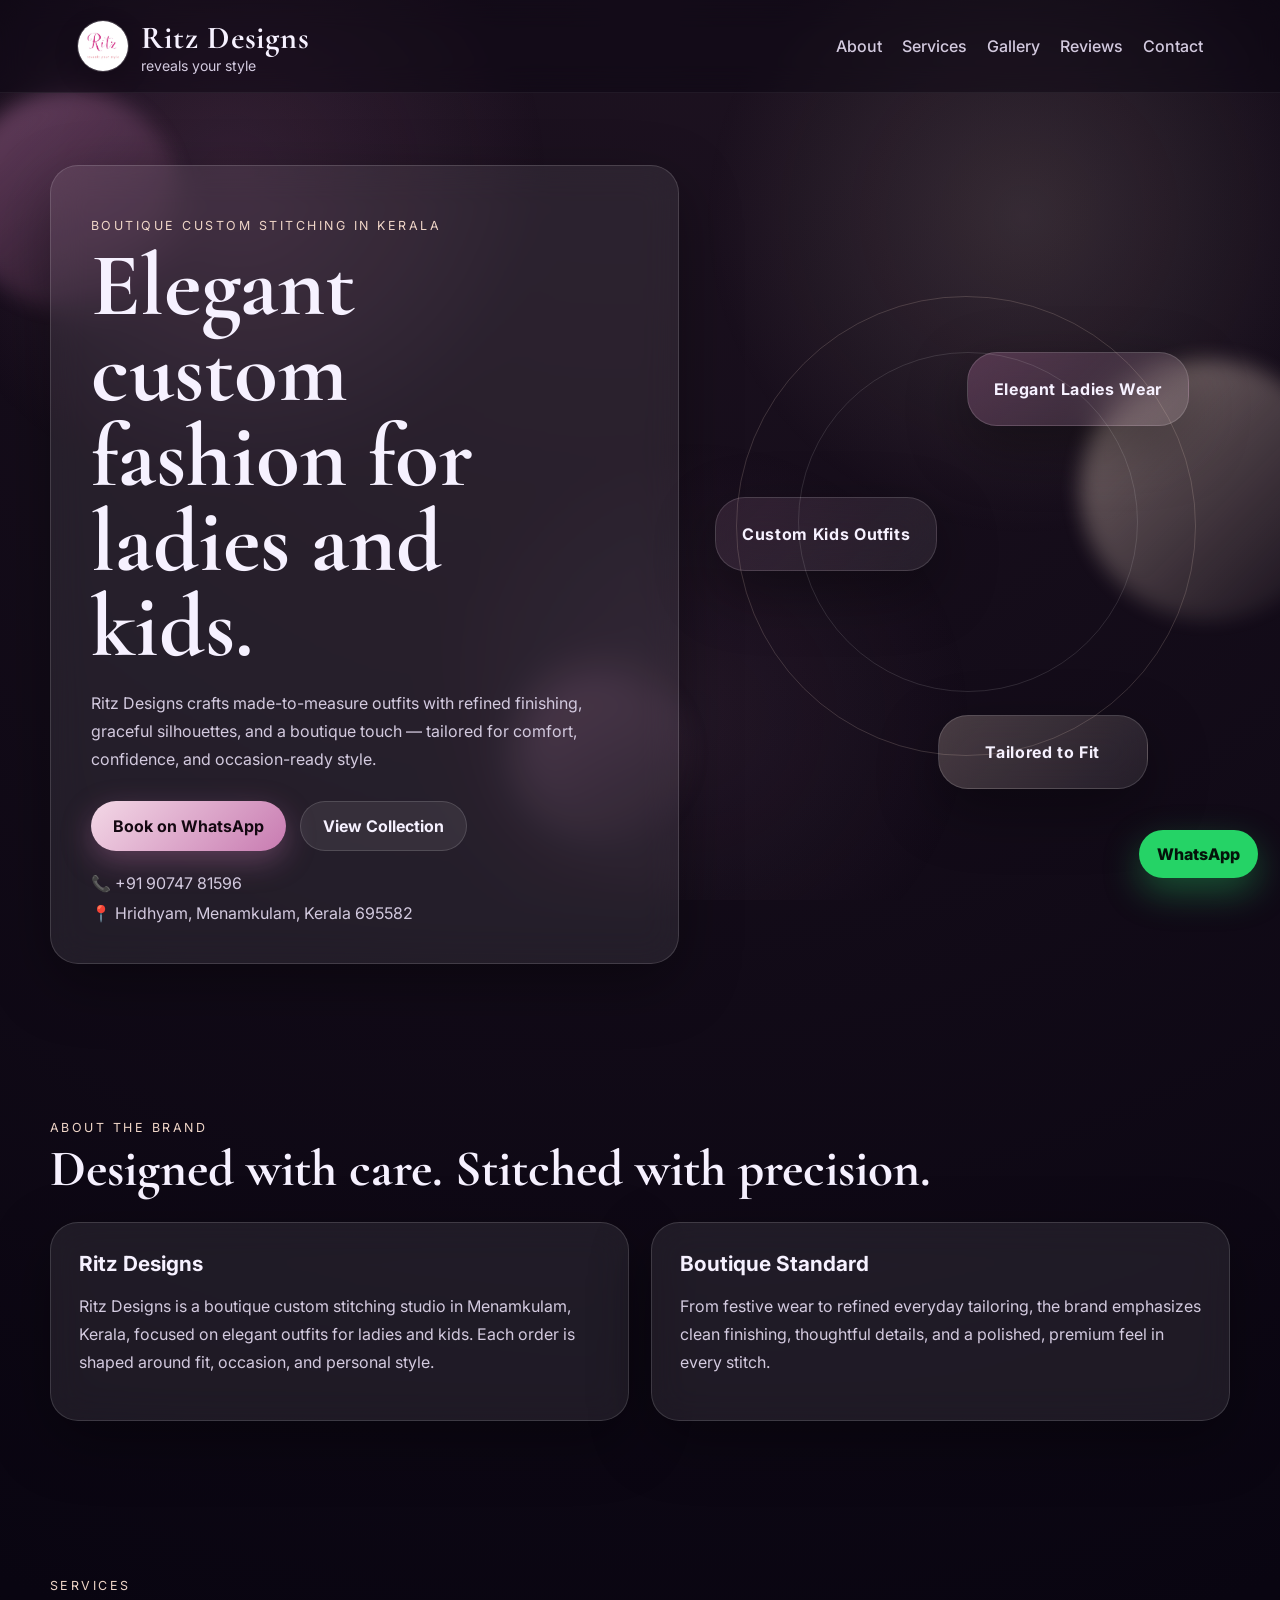
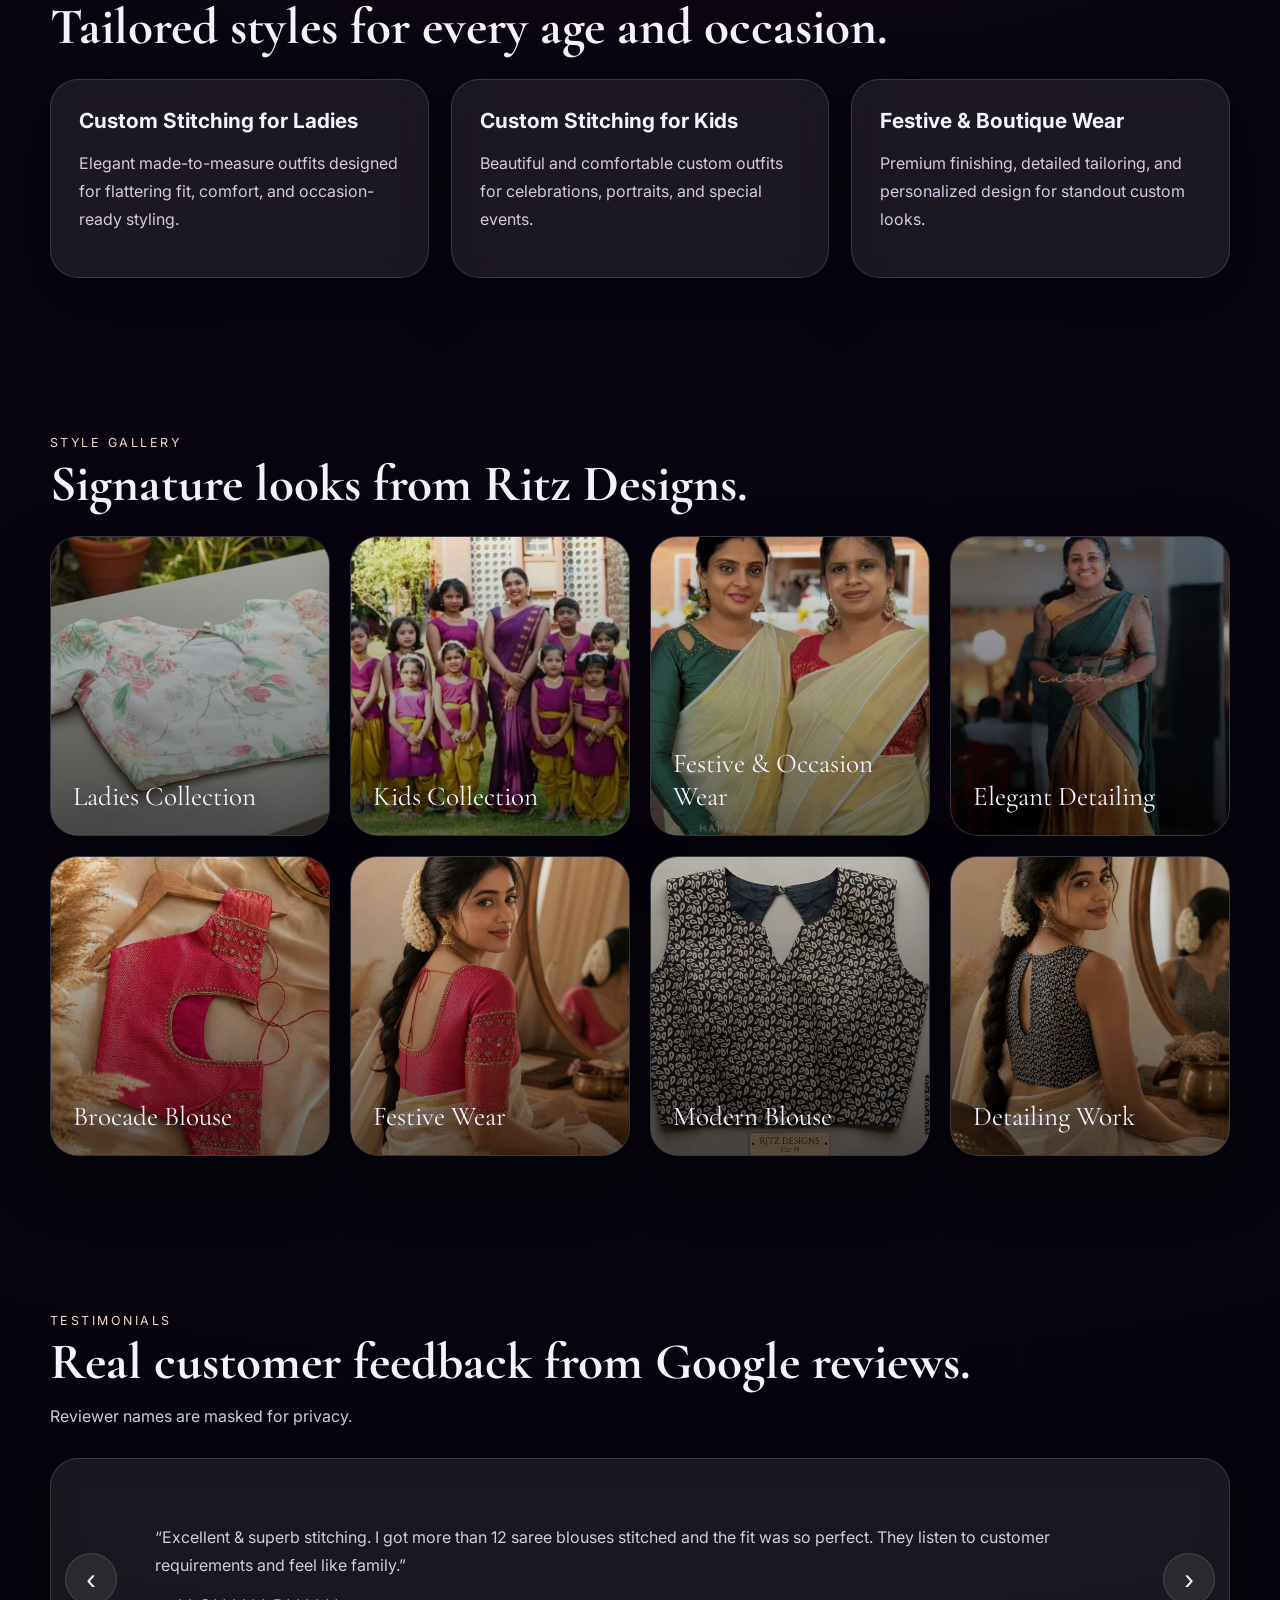
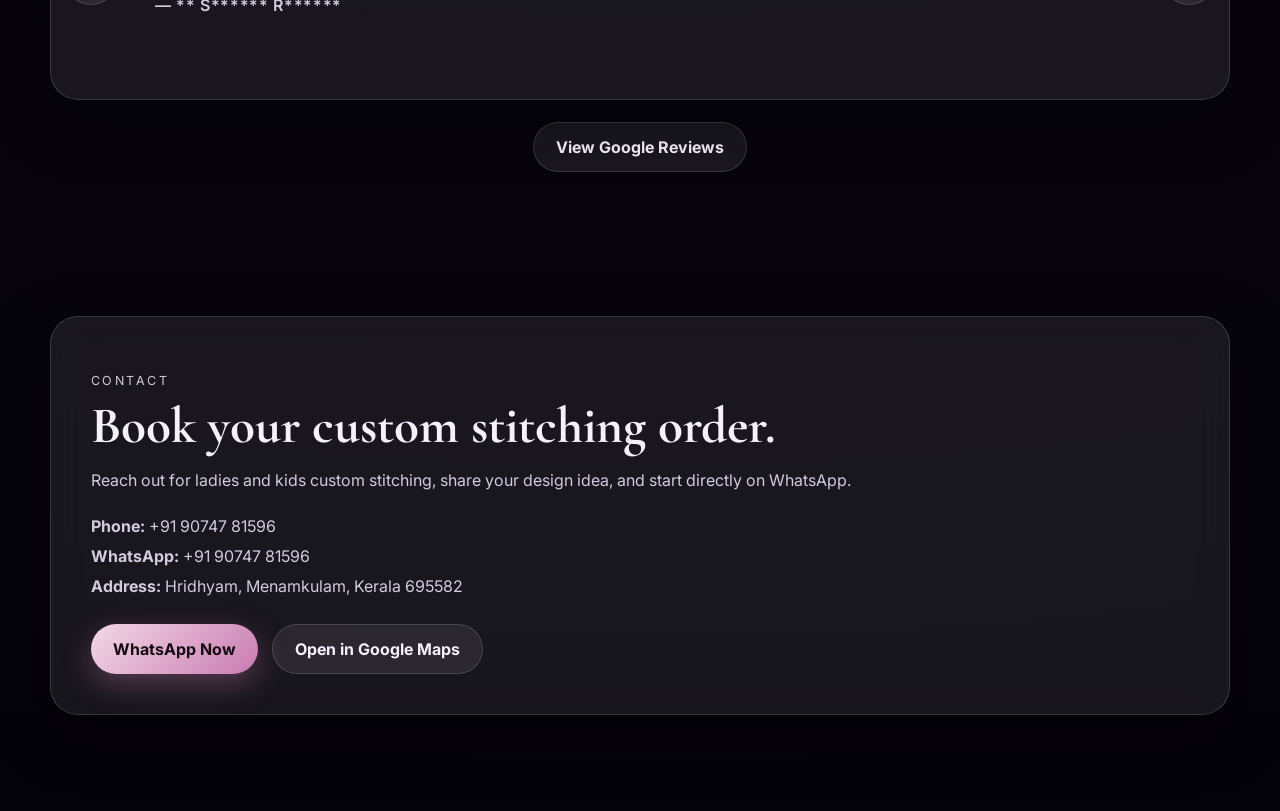
<file: index.html>
<!DOCTYPE html>
<html lang="en">
  <head>
    <meta charset="UTF-8" />
    <meta name="viewport" content="width=device-width, initial-scale=1.0" />
    <title>Ritz Designs | Custom Stitching for Ladies & Kids in Kerala</title>
    <meta
      name="description"
      content="Ritz Designs offers premium custom stitching for ladies and kids in Menamkulam, Kerala. Elegant tailoring, festive wear, boutique finishing, and WhatsApp booking."
    />
    <meta
      name="keywords"
      content="Ritz Designs, custom stitching Kerala, ladies tailoring, kids stitching, boutique tailoring Menamkulam, custom dresses Kerala"
    />
    <meta name="theme-color" content="#c87bb1" />
    <meta property="og:title" content="Ritz Designs | Custom Stitching for Ladies & Kids" />
    <meta
      property="og:description"
      content="Elegant custom stitching for ladies and kids in Menamkulam, Kerala. Boutique finishing, festive wear, and direct WhatsApp booking."
    />
    <meta property="og:type" content="website" />
    <meta property="og:image" content="assets/logo.jpg" />
    <meta name="twitter:card" content="summary_large_image" />
    <meta name="twitter:title" content="Ritz Designs | Custom Stitching for Ladies & Kids" />
    <meta
      name="twitter:description"
      content="Custom ladies and kids stitching in Kerala with refined boutique finishing."
    />
    <link rel="preconnect" href="https://fonts.googleapis.com" />
    <link rel="preconnect" href="https://fonts.gstatic.com" crossorigin />
    <link
      href="https://fonts.googleapis.com/css2?family=Cormorant+Garamond:wght@500;600;700&family=Inter:wght@400;500;600;700&display=swap"
      rel="stylesheet"
    />
    <link rel="icon" href="assets/logo.jpg" />
    <link rel="stylesheet" href="styles.css" />
    <script type="application/ld+json">
      {
        "@context": "https://schema.org",
        "@type": "ClothingStore",
        "name": "Ritz Designs",
        "description": "Custom stitching for ladies and kids with boutique finishing.",
        "telephone": "+919074781596",
        "address": {
          "@type": "PostalAddress",
          "streetAddress": "Hridhyam, Menamkulam",
          "addressRegion": "Kerala",
          "postalCode": "695582",
          "addressCountry": "IN"
        },
        "sameAs": [
          "https://www.instagram.com/ritz__designs?igsh=a3o3NzZpMHQ5d3o1",
          "https://www.google.com/maps/place/Ritz+Designs/@8.570283,76.8493767,17z/data=!4m18!1m9!3m8!1s0x3b05bfabd42bfc79:0xf2c8c92082aa5b8e!2sRitz+Designs!8m2!3d8.570283!4d76.8519516!9m1!1b1!16s%2Fg%2F11vcmw29v5!3m7!1s0x3b05bfabd42bfc79:0xf2c8c92082aa5b8e!8m2!3d8.570283!4d76.8519516!9m1!1b1!16s%2Fg%2F11vcmw29v5?entry=ttu&g_ep=EgoyMDI2MDMyNC4wIKXMDSoASAFQAw%3D%3D"
        ]
      }
    </script>
  </head>
  <body>
    <div class="page-bg"></div>
    <div class="orb orb-1"></div>
    <div class="orb orb-2"></div>
    <div class="orb orb-3"></div>

    <a class="floating-whatsapp" href="https://wa.me/919074781596" target="_blank" rel="noreferrer" aria-label="Chat on WhatsApp">
      WhatsApp
    </a>

    <header class="site-header">
      <div class="brand-wrap">
        <img class="brand-logo" src="assets/logo.jpg" alt="Ritz Designs logo" />
        <div class="brand-block">
          <div class="brand">Ritz Designs</div>
          <div class="brand-sub">reveals your style</div>
        </div>
      </div>
      <nav>
        <a href="#about">About</a>
        <a href="#services">Services</a>
        <a href="#gallery">Gallery</a>
        <a href="#reviews">Reviews</a>
        <a href="#contact">Contact</a>
      </nav>
    </header>

    <main>
      <section class="hero section reveal">
        <div class="hero-copy glass card-tilt">
          <p class="eyebrow">Boutique Custom Stitching in Kerala</p>
          <h1>Elegant custom fashion for ladies and kids.</h1>
          <p class="lead">
            Ritz Designs crafts made-to-measure outfits with refined finishing, graceful silhouettes, and a boutique touch — tailored for comfort, confidence, and occasion-ready style.
          </p>
          <div class="cta-group">
            <a class="btn btn-primary" href="https://wa.me/919074781596" target="_blank" rel="noreferrer">Book on WhatsApp</a>
            <a class="btn btn-secondary" href="#gallery">View Collection</a>
          </div>
          <div class="mini-contact">
            <span>📞 +91 90747 81596</span>
            <span>📍 Hridhyam, Menamkulam, Kerala 695582</span>
          </div>
        </div>

        <div class="hero-visual card-tilt">
          <div class="mannequin glass floating-card layer-1"><span>Elegant Ladies Wear</span></div>
          <div class="mannequin glass floating-card layer-2"><span>Custom Kids Outfits</span></div>
          <div class="mannequin glass floating-card layer-3"><span>Tailored to Fit</span></div>
          <div class="ring ring-a"></div>
          <div class="ring ring-b"></div>
        </div>
      </section>

      <section id="about" class="section reveal">
        <div class="section-heading">
          <p class="eyebrow">About the Brand</p>
          <h2>Designed with care. Stitched with precision.</h2>
        </div>
        <div class="grid two-col">
          <article class="glass info-card card-tilt">
            <h3>Ritz Designs</h3>
            <p>
              Ritz Designs is a boutique custom stitching studio in Menamkulam, Kerala, focused on elegant outfits for ladies and kids. Each order is shaped around fit, occasion, and personal style.
            </p>
          </article>
          <article class="glass info-card card-tilt">
            <h3>Boutique Standard</h3>
            <p>
              From festive wear to refined everyday tailoring, the brand emphasizes clean finishing, thoughtful details, and a polished, premium feel in every stitch.
            </p>
          </article>
        </div>
      </section>

      <section id="services" class="section reveal">
        <div class="section-heading">
          <p class="eyebrow">Services</p>
          <h2>Tailored styles for every age and occasion.</h2>
        </div>
        <div class="grid three-col">
          <article class="glass service-card card-tilt">
            <h3>Custom Stitching for Ladies</h3>
            <p>Elegant made-to-measure outfits designed for flattering fit, comfort, and occasion-ready styling.</p>
          </article>
          <article class="glass service-card card-tilt">
            <h3>Custom Stitching for Kids</h3>
            <p>Beautiful and comfortable custom outfits for celebrations, portraits, and special events.</p>
          </article>
          <article class="glass service-card card-tilt">
            <h3>Festive & Boutique Wear</h3>
            <p>Premium finishing, detailed tailoring, and personalized design for standout custom looks.</p>
          </article>
        </div>
      </section>

      <section id="gallery" class="section reveal">
        <div class="section-heading">
          <p class="eyebrow">Style Gallery</p>
          <h2>Signature looks from Ritz Designs.</h2>
        </div>
        <div class="gallery-grid">
          <div class="glass gallery-card card-tilt photo-card">
            <img src="assets/ladies-collection.webp" alt="Ladies collection by Ritz Designs" loading="lazy" />
            <span>Ladies Collection</span>
          </div>
          <div class="glass gallery-card card-tilt photo-card">
            <img src="assets/kids-collection.jpg" alt="Kids collection by Ritz Designs" loading="lazy" />
            <span>Kids Collection</span>
          </div>
          <div class="glass gallery-card card-tilt photo-card">
            <img src="assets/festive-occasion.jpg" alt="Festive and occasion collection by Ritz Designs" loading="lazy" />
            <span>Festive & Occasion Wear</span>
          </div>
          <div class="glass gallery-card card-tilt photo-card">
            <img src="assets/elegant-detailing.jpg" alt="Elegant detailing by Ritz Designs" loading="lazy" />
            <span>Elegant Detailing</span>
          </div>
          <div class="glass gallery-card card-tilt photo-card">
            <img src="assets/brocade-blouse.webp" alt="Pink brocade blouse with gold beadwork by Ritz Designs" loading="lazy" />
            <span>Brocade Blouse</span>
          </div>
          <div class="glass gallery-card card-tilt photo-card">
            <img src="assets/festive-wear-2.webp" alt="Festive wear design by Ritz Designs" loading="lazy" />
            <span>Festive Wear</span>
          </div>
          <div class="glass gallery-card card-tilt photo-card">
            <img src="assets/kids-wear-2.webp" alt="Modern blouse with paisley pattern by Ritz Designs" loading="lazy" />
            <span>Modern Blouse</span>
          </div>
          <div class="glass gallery-card card-tilt photo-card">
            <img src="assets/elegant-detailing-2.webp" alt="Elegant detailing work by Ritz Designs" loading="lazy" />
            <span>Detailing Work</span>
          </div>
        </div>
      </section>

      <section id="reviews" class="section reveal">
        <div class="section-heading">
          <p class="eyebrow">Testimonials</p>
          <h2>Real customer feedback from Google reviews.</h2>
          <p class="section-copy">Reviewer names are masked for privacy.</p>
        </div>
        <div class="testimonial-shell glass">
          <button class="testimonial-nav prev" aria-label="Previous testimonial">‹</button>
          <div class="testimonial-track">
            <article class="review-card active">
              <p>“Excellent & superb stitching. I got more than 12 saree blouses stitched and the fit was so perfect. They listen to customer requirements and feel like family.”</p>
              <span>— ** S****** R******</span>
            </article>
            <article class="review-card">
              <p>“Got my churidar stitched here and I’m extremely satisfied. The stitching quality was excellent, fitting was perfect, and it was delivered exactly on time.”</p>
              <span>— ** S***** K*******</span>
            </article>
            <article class="review-card">
              <p>“My go-to stitching centre for blouses and churidhars. They do it well according to my preferences, and everyone there is friendly.”</p>
              <span>— ** A***** S</span>
            </article>
            <article class="review-card">
              <p>“Perfect stitching and your dress is delivered on time. Warm people, perfect results, and very nominal pricing.”</p>
              <span>— ** A***** S******</span>
            </article>
            <article class="review-card">
              <p>“I got pattu pavada stitched for my two daughters and it was done really well. The fitting was perfect and the price was very reasonable.”</p>
              <span>— ** A****** K.V</span>
            </article>
            <article class="review-card">
              <p>“Loved the stitching — perfect fitting, neat finishing, and fast service. I’ll definitely come again.”</p>
              <span>— ** K****** S A</span>
            </article>
            <article class="review-card">
              <p>“Wonderful experience here. My blouse was perfect, the owners are friendly, and the service was very prompt.”</p>
              <span>— ** S***** T******</span>
            </article>
            <article class="review-card">
              <p>“The stitching is even, secure, and looks great. Highly recommend — and it’s priced to fit your budget.”</p>
              <span>— ** S***** B***</span>
            </article>
            <article class="review-card">
              <p>“The fit of my blouse is just amazing. It was stitched exactly as I described and imagined, with clean perfect stitches.”</p>
              <span>— ** K********* P******</span>
            </article>
            <article class="review-card">
              <p>“Wonderful experience for our wedding. Outstanding stitching, precise fitting, and exceptional attention to detail.”</p>
              <span>— ** A*** R******</span>
            </article>
            <article class="review-card">
              <p>“I got a frock and lehanga stitched for my sister’s wedding. I’m impressed with the design, finesse in stitching, timely delivery, and customer-friendly attitude.”</p>
              <span>— ** J***** B****</span>
            </article>
            <article class="review-card">
              <p>“The stitching is neat and the fitting is perfect. Thank you for the wonderful service.”</p>
              <span>— ** A****** F***</span>
            </article>
            <article class="review-card">
              <p>“Excellent service at an affordable price, with a friendly and professional approach. Recommend to others.”</p>
              <span>— ** D**** F******</span>
            </article>
            <article class="review-card">
              <p>“I had the best experience with Ritz Designs. Stitching is perfect and I’m a regular customer of this stitching centre.”</p>
              <span>— ** R*** R</span>
            </article>
            <article class="review-card">
              <p>“Super happy with your service. Perfect stitching and delivered ahead of time.”</p>
              <span>— ** M******* M*****</span>
            </article>
            <article class="review-card">
              <p>“I am absolutely satisfied and happy with the clothes. Thank you for the amazing work.”</p>
              <span>— ** J****</span>
            </article>
          </div>
          <button class="testimonial-nav next" aria-label="Next testimonial">›</button>
        </div>
        <div class="reviews-link-wrap">
          <a class="btn btn-secondary" href="https://www.google.com/maps/place/Ritz+Designs/@8.570283,76.8493767,17z/data=!4m18!1m9!3m8!1s0x3b05bfabd42bfc79:0xf2c8c92082aa5b8e!2sRitz+Designs!8m2!3d8.570283!4d76.8519516!9m1!1b1!16s%2Fg%2F11vcmw29v5!3m7!1s0x3b05bfabd42bfc79:0xf2c8c92082aa5b8e!8m2!3d8.570283!4d76.8519516!9m1!1b1!16s%2Fg%2F11vcmw29v5?entry=ttu&g_ep=EgoyMDI2MDMyNC4wIKXMDSoASAFQAw%3D%3D" target="_blank" rel="noreferrer">View Google Reviews</a>
        </div>
      </section>

      <section id="contact" class="section reveal contact-section">
        <div class="glass contact-card card-tilt">
          <p class="eyebrow">Contact</p>
          <h2>Book your custom stitching order.</h2>
          <p>
            Reach out for ladies and kids custom stitching, share your design idea, and start directly on WhatsApp.
          </p>
          <div class="contact-list">
            <div><strong>Phone:</strong> <a href="tel:+919074781596">+91 90747 81596</a></div>
            <div><strong>WhatsApp:</strong> <a href="https://wa.me/919074781596" target="_blank" rel="noreferrer">+91 90747 81596</a></div>
            <div><strong>Address:</strong> Hridhyam, Menamkulam, Kerala 695582</div>
          </div>
          <div class="contact-actions">
            <a class="btn btn-primary" href="https://wa.me/919074781596" target="_blank" rel="noreferrer">WhatsApp Now</a>
            <a class="btn btn-secondary" href="https://www.google.com/maps/place/Ritz+Designs/@8.570283,76.8493767,17z/data=!4m18!1m9!3m8!1s0x3b05bfabd42bfc79:0xf2c8c92082aa5b8e!2sRitz+Designs!8m2!3d8.570283!4d76.8519516!9m1!1b1!16s%2Fg%2F11vcmw29v5!3m7!1s0x3b05bfabd42bfc79:0xf2c8c92082aa5b8e!8m2!3d8.570283!4d76.8519516!9m1!1b1!16s%2Fg%2F11vcmw29v5?entry=ttu&g_ep=EgoyMDI2MDMyNC4wIKXMDSoASAFQAw%3D%3D" target="_blank" rel="noreferrer">Open in Google Maps</a>
          </div>
        </div>
      </section>
    </main>

    <script src="script.js"></script>
  </body>
</html>
</file>
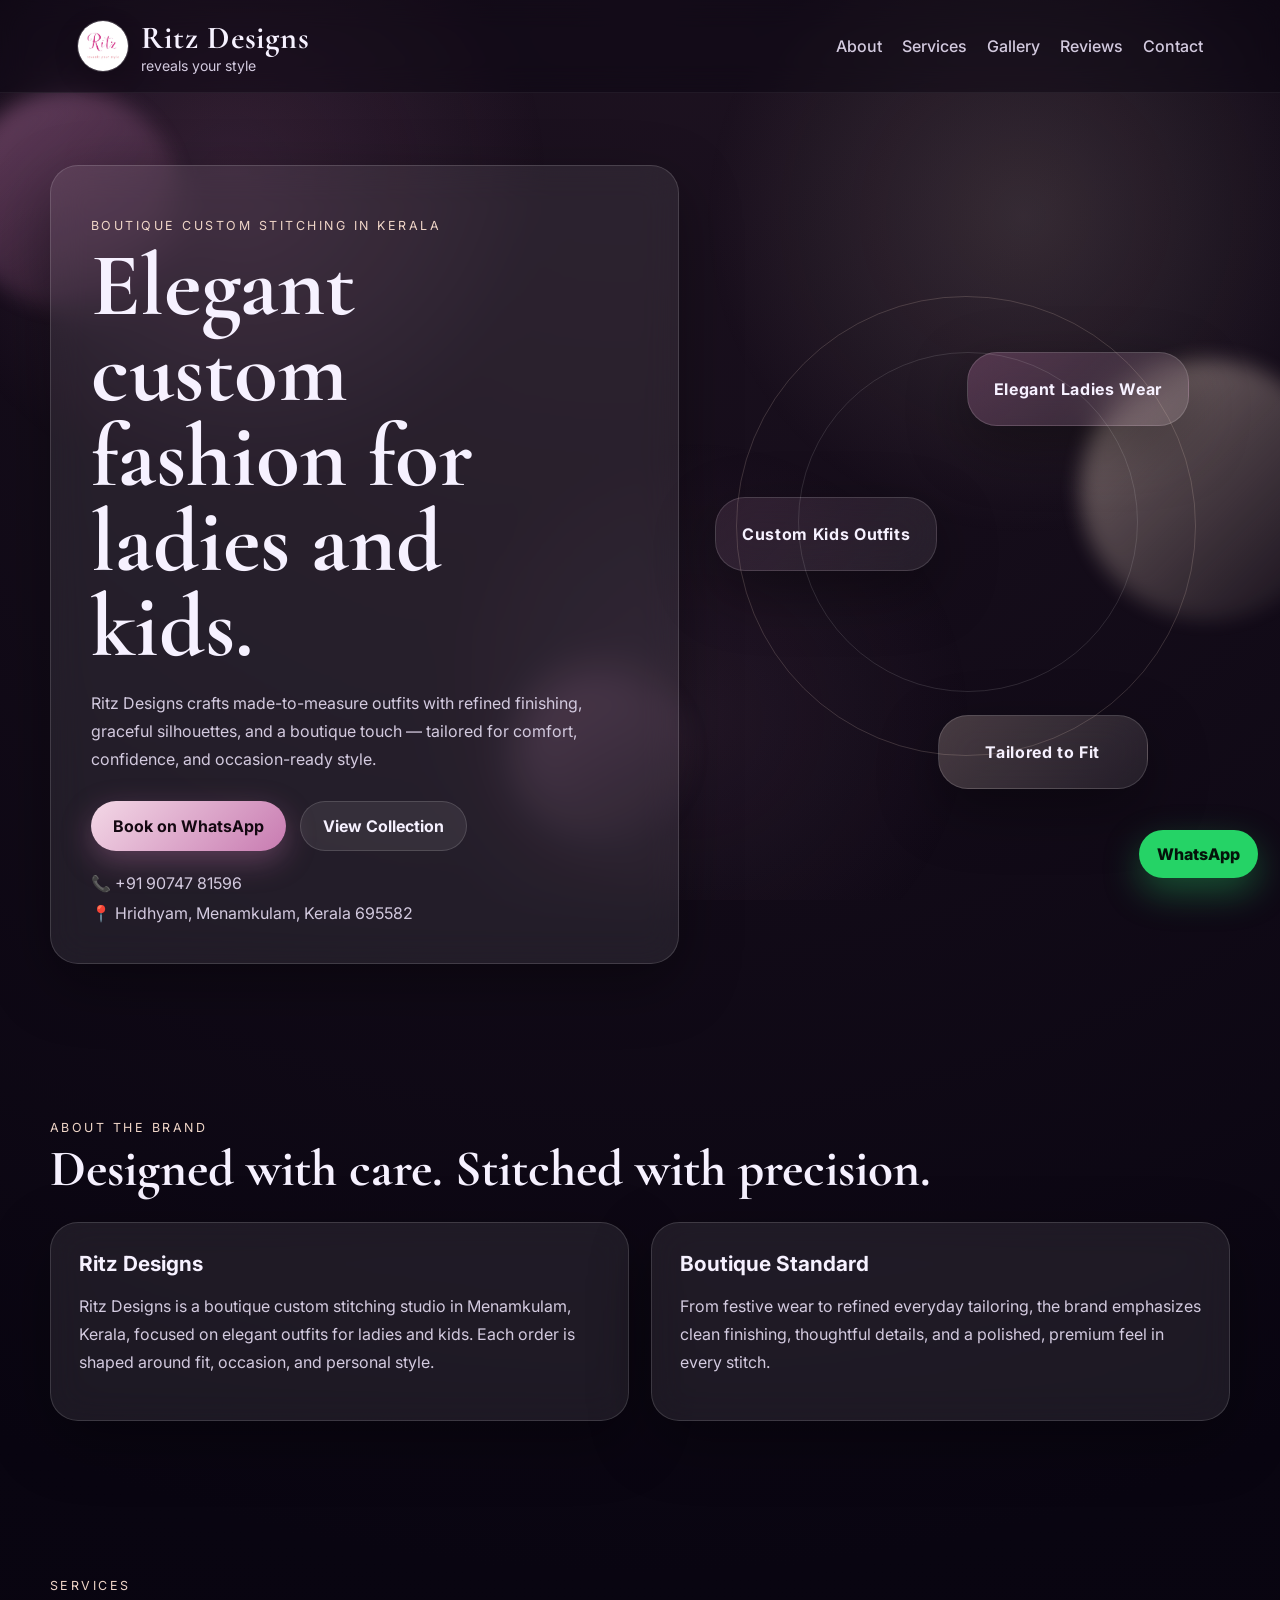
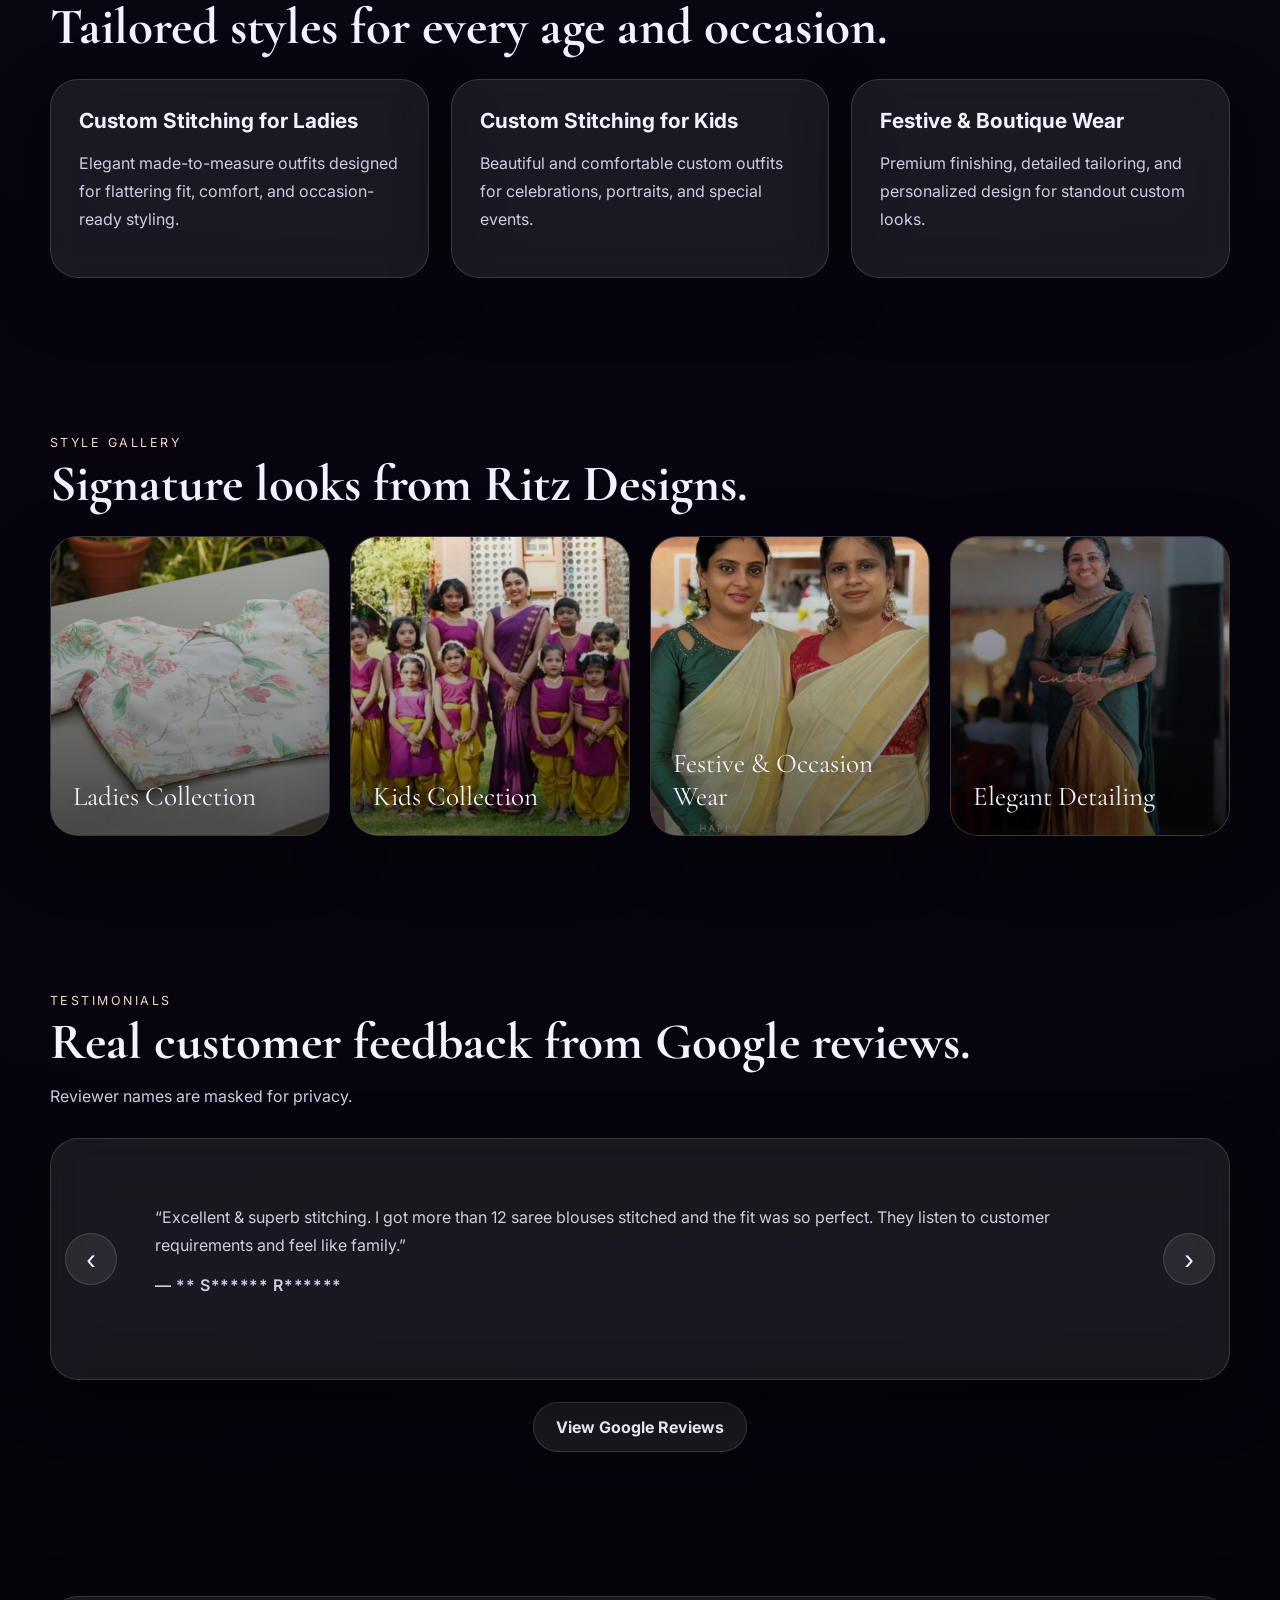
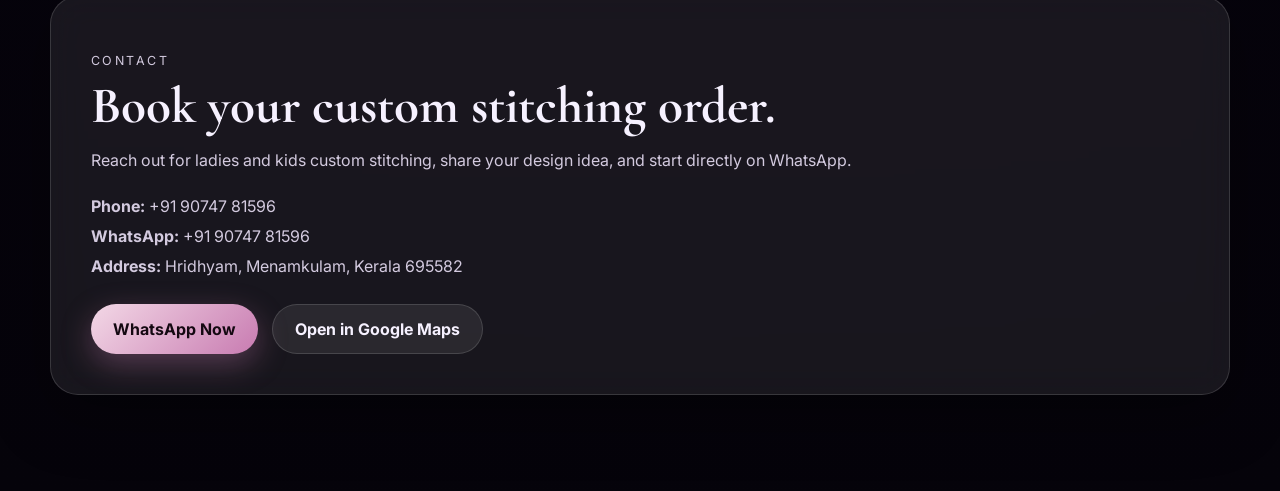
<file: ritz-designs-site/index.html>
<!DOCTYPE html>
<html lang="en">
  <head>
    <meta charset="UTF-8" />
    <meta name="viewport" content="width=device-width, initial-scale=1.0" />
    <title>Ritz Designs | Custom Stitching for Ladies & Kids in Kerala</title>
    <meta
      name="description"
      content="Ritz Designs offers premium custom stitching for ladies and kids in Menamkulam, Kerala. Elegant tailoring, festive wear, boutique finishing, and WhatsApp booking."
    />
    <meta
      name="keywords"
      content="Ritz Designs, custom stitching Kerala, ladies tailoring, kids stitching, boutique tailoring Menamkulam, custom dresses Kerala"
    />
    <meta name="theme-color" content="#c87bb1" />
    <meta property="og:title" content="Ritz Designs | Custom Stitching for Ladies & Kids" />
    <meta
      property="og:description"
      content="Elegant custom stitching for ladies and kids in Menamkulam, Kerala. Boutique finishing, festive wear, and direct WhatsApp booking."
    />
    <meta property="og:type" content="website" />
    <meta property="og:image" content="assets/logo.jpg" />
    <meta name="twitter:card" content="summary_large_image" />
    <meta name="twitter:title" content="Ritz Designs | Custom Stitching for Ladies & Kids" />
    <meta
      name="twitter:description"
      content="Custom ladies and kids stitching in Kerala with refined boutique finishing."
    />
    <link rel="preconnect" href="https://fonts.googleapis.com" />
    <link rel="preconnect" href="https://fonts.gstatic.com" crossorigin />
    <link
      href="https://fonts.googleapis.com/css2?family=Cormorant+Garamond:wght@500;600;700&family=Inter:wght@400;500;600;700&display=swap"
      rel="stylesheet"
    />
    <link rel="icon" href="assets/logo.jpg" />
    <link rel="stylesheet" href="styles.css" />
    <script type="application/ld+json">
      {
        "@context": "https://schema.org",
        "@type": "ClothingStore",
        "name": "Ritz Designs",
        "description": "Custom stitching for ladies and kids with boutique finishing.",
        "telephone": "+919074781596",
        "address": {
          "@type": "PostalAddress",
          "streetAddress": "Hridhyam, Menamkulam",
          "addressRegion": "Kerala",
          "postalCode": "695582",
          "addressCountry": "IN"
        },
        "sameAs": [
          "https://www.instagram.com/ritz__designs?igsh=a3o3NzZpMHQ5d3o1",
          "https://www.google.com/maps/place/Ritz+Designs/@8.570283,76.8493767,17z/data=!4m18!1m9!3m8!1s0x3b05bfabd42bfc79:0xf2c8c92082aa5b8e!2sRitz+Designs!8m2!3d8.570283!4d76.8519516!9m1!1b1!16s%2Fg%2F11vcmw29v5!3m7!1s0x3b05bfabd42bfc79:0xf2c8c92082aa5b8e!8m2!3d8.570283!4d76.8519516!9m1!1b1!16s%2Fg%2F11vcmw29v5?entry=ttu&g_ep=EgoyMDI2MDMyNC4wIKXMDSoASAFQAw%3D%3D"
        ]
      }
    </script>
  </head>
  <body>
    <div class="page-bg"></div>
    <div class="orb orb-1"></div>
    <div class="orb orb-2"></div>
    <div class="orb orb-3"></div>

    <a class="floating-whatsapp" href="https://wa.me/919074781596" target="_blank" rel="noreferrer" aria-label="Chat on WhatsApp">
      WhatsApp
    </a>

    <header class="site-header">
      <div class="brand-wrap">
        <img class="brand-logo" src="assets/logo.jpg" alt="Ritz Designs logo" />
        <div class="brand-block">
          <div class="brand">Ritz Designs</div>
          <div class="brand-sub">reveals your style</div>
        </div>
      </div>
      <nav>
        <a href="#about">About</a>
        <a href="#services">Services</a>
        <a href="#gallery">Gallery</a>
        <a href="#reviews">Reviews</a>
        <a href="#contact">Contact</a>
      </nav>
    </header>

    <main>
      <section class="hero section reveal">
        <div class="hero-copy glass card-tilt">
          <p class="eyebrow">Boutique Custom Stitching in Kerala</p>
          <h1>Elegant custom fashion for ladies and kids.</h1>
          <p class="lead">
            Ritz Designs crafts made-to-measure outfits with refined finishing, graceful silhouettes, and a boutique touch — tailored for comfort, confidence, and occasion-ready style.
          </p>
          <div class="cta-group">
            <a class="btn btn-primary" href="https://wa.me/919074781596" target="_blank" rel="noreferrer">Book on WhatsApp</a>
            <a class="btn btn-secondary" href="#gallery">View Collection</a>
          </div>
          <div class="mini-contact">
            <span>📞 +91 90747 81596</span>
            <span>📍 Hridhyam, Menamkulam, Kerala 695582</span>
          </div>
        </div>

        <div class="hero-visual card-tilt">
          <div class="mannequin glass floating-card layer-1"><span>Elegant Ladies Wear</span></div>
          <div class="mannequin glass floating-card layer-2"><span>Custom Kids Outfits</span></div>
          <div class="mannequin glass floating-card layer-3"><span>Tailored to Fit</span></div>
          <div class="ring ring-a"></div>
          <div class="ring ring-b"></div>
        </div>
      </section>

      <section id="about" class="section reveal">
        <div class="section-heading">
          <p class="eyebrow">About the Brand</p>
          <h2>Designed with care. Stitched with precision.</h2>
        </div>
        <div class="grid two-col">
          <article class="glass info-card card-tilt">
            <h3>Ritz Designs</h3>
            <p>
              Ritz Designs is a boutique custom stitching studio in Menamkulam, Kerala, focused on elegant outfits for ladies and kids. Each order is shaped around fit, occasion, and personal style.
            </p>
          </article>
          <article class="glass info-card card-tilt">
            <h3>Boutique Standard</h3>
            <p>
              From festive wear to refined everyday tailoring, the brand emphasizes clean finishing, thoughtful details, and a polished, premium feel in every stitch.
            </p>
          </article>
        </div>
      </section>

      <section id="services" class="section reveal">
        <div class="section-heading">
          <p class="eyebrow">Services</p>
          <h2>Tailored styles for every age and occasion.</h2>
        </div>
        <div class="grid three-col">
          <article class="glass service-card card-tilt">
            <h3>Custom Stitching for Ladies</h3>
            <p>Elegant made-to-measure outfits designed for flattering fit, comfort, and occasion-ready styling.</p>
          </article>
          <article class="glass service-card card-tilt">
            <h3>Custom Stitching for Kids</h3>
            <p>Beautiful and comfortable custom outfits for celebrations, portraits, and special events.</p>
          </article>
          <article class="glass service-card card-tilt">
            <h3>Festive & Boutique Wear</h3>
            <p>Premium finishing, detailed tailoring, and personalized design for standout custom looks.</p>
          </article>
        </div>
      </section>

      <section id="gallery" class="section reveal">
        <div class="section-heading">
          <p class="eyebrow">Style Gallery</p>
          <h2>Signature looks from Ritz Designs.</h2>
        </div>
        <div class="gallery-grid">
          <div class="glass gallery-card card-tilt photo-card">
            <img src="assets/ladies-collection.webp" alt="Ladies collection by Ritz Designs" loading="lazy" />
            <span>Ladies Collection</span>
          </div>
          <div class="glass gallery-card card-tilt photo-card">
            <img src="assets/kids-collection.jpg" alt="Kids collection by Ritz Designs" loading="lazy" />
            <span>Kids Collection</span>
          </div>
          <div class="glass gallery-card card-tilt photo-card">
            <img src="assets/festive-occasion.jpg" alt="Festive and occasion collection by Ritz Designs" loading="lazy" />
            <span>Festive & Occasion Wear</span>
          </div>
          <div class="glass gallery-card card-tilt photo-card">
            <img src="assets/elegant-detailing.jpg" alt="Elegant detailing by Ritz Designs" loading="lazy" />
            <span>Elegant Detailing</span>
          </div>
        </div>
      </section>

      <section id="reviews" class="section reveal">
        <div class="section-heading">
          <p class="eyebrow">Testimonials</p>
          <h2>Real customer feedback from Google reviews.</h2>
          <p class="section-copy">Reviewer names are masked for privacy.</p>
        </div>
        <div class="testimonial-shell glass">
          <button class="testimonial-nav prev" aria-label="Previous testimonial">‹</button>
          <div class="testimonial-track">
            <article class="review-card active">
              <p>“Excellent & superb stitching. I got more than 12 saree blouses stitched and the fit was so perfect. They listen to customer requirements and feel like family.”</p>
              <span>— ** S****** R******</span>
            </article>
            <article class="review-card">
              <p>“Got my churidar stitched here and I’m extremely satisfied. The stitching quality was excellent, fitting was perfect, and it was delivered exactly on time.”</p>
              <span>— ** S***** K*******</span>
            </article>
            <article class="review-card">
              <p>“My go-to stitching centre for blouses and churidhars. They do it well according to my preferences, and everyone there is friendly.”</p>
              <span>— ** A***** S</span>
            </article>
            <article class="review-card">
              <p>“Perfect stitching and your dress is delivered on time. Warm people, perfect results, and very nominal pricing.”</p>
              <span>— ** A***** S******</span>
            </article>
            <article class="review-card">
              <p>“I got pattu pavada stitched for my two daughters and it was done really well. The fitting was perfect and the price was very reasonable.”</p>
              <span>— ** A****** K.V</span>
            </article>
            <article class="review-card">
              <p>“Loved the stitching — perfect fitting, neat finishing, and fast service. I’ll definitely come again.”</p>
              <span>— ** K****** S A</span>
            </article>
            <article class="review-card">
              <p>“Wonderful experience here. My blouse was perfect, the owners are friendly, and the service was very prompt.”</p>
              <span>— ** S***** T******</span>
            </article>
            <article class="review-card">
              <p>“The stitching is even, secure, and looks great. Highly recommend — and it’s priced to fit your budget.”</p>
              <span>— ** S***** B***</span>
            </article>
            <article class="review-card">
              <p>“The fit of my blouse is just amazing. It was stitched exactly as I described and imagined, with clean perfect stitches.”</p>
              <span>— ** K********* P******</span>
            </article>
            <article class="review-card">
              <p>“Wonderful experience for our wedding. Outstanding stitching, precise fitting, and exceptional attention to detail.”</p>
              <span>— ** A*** R******</span>
            </article>
            <article class="review-card">
              <p>“I got a frock and lehanga stitched for my sister’s wedding. I’m impressed with the design, finesse in stitching, timely delivery, and customer-friendly attitude.”</p>
              <span>— ** J***** B****</span>
            </article>
            <article class="review-card">
              <p>“The stitching is neat and the fitting is perfect. Thank you for the wonderful service.”</p>
              <span>— ** A****** F***</span>
            </article>
            <article class="review-card">
              <p>“Excellent service at an affordable price, with a friendly and professional approach. Recommend to others.”</p>
              <span>— ** D**** F******</span>
            </article>
            <article class="review-card">
              <p>“I had the best experience with Ritz Designs. Stitching is perfect and I’m a regular customer of this stitching centre.”</p>
              <span>— ** R*** R</span>
            </article>
            <article class="review-card">
              <p>“Super happy with your service. Perfect stitching and delivered ahead of time.”</p>
              <span>— ** M******* M*****</span>
            </article>
            <article class="review-card">
              <p>“I am absolutely satisfied and happy with the clothes. Thank you for the amazing work.”</p>
              <span>— ** J****</span>
            </article>
          </div>
          <button class="testimonial-nav next" aria-label="Next testimonial">›</button>
        </div>
        <div class="reviews-link-wrap">
          <a class="btn btn-secondary" href="https://www.google.com/maps/place/Ritz+Designs/@8.570283,76.8493767,17z/data=!4m18!1m9!3m8!1s0x3b05bfabd42bfc79:0xf2c8c92082aa5b8e!2sRitz+Designs!8m2!3d8.570283!4d76.8519516!9m1!1b1!16s%2Fg%2F11vcmw29v5!3m7!1s0x3b05bfabd42bfc79:0xf2c8c92082aa5b8e!8m2!3d8.570283!4d76.8519516!9m1!1b1!16s%2Fg%2F11vcmw29v5?entry=ttu&g_ep=EgoyMDI2MDMyNC4wIKXMDSoASAFQAw%3D%3D" target="_blank" rel="noreferrer">View Google Reviews</a>
        </div>
      </section>

      <section id="contact" class="section reveal contact-section">
        <div class="glass contact-card card-tilt">
          <p class="eyebrow">Contact</p>
          <h2>Book your custom stitching order.</h2>
          <p>
            Reach out for ladies and kids custom stitching, share your design idea, and start directly on WhatsApp.
          </p>
          <div class="contact-list">
            <div><strong>Phone:</strong> <a href="tel:+919074781596">+91 90747 81596</a></div>
            <div><strong>WhatsApp:</strong> <a href="https://wa.me/919074781596" target="_blank" rel="noreferrer">+91 90747 81596</a></div>
            <div><strong>Address:</strong> Hridhyam, Menamkulam, Kerala 695582</div>
          </div>
          <div class="contact-actions">
            <a class="btn btn-primary" href="https://wa.me/919074781596" target="_blank" rel="noreferrer">WhatsApp Now</a>
            <a class="btn btn-secondary" href="https://www.google.com/maps/place/Ritz+Designs/@8.570283,76.8493767,17z/data=!4m18!1m9!3m8!1s0x3b05bfabd42bfc79:0xf2c8c92082aa5b8e!2sRitz+Designs!8m2!3d8.570283!4d76.8519516!9m1!1b1!16s%2Fg%2F11vcmw29v5!3m7!1s0x3b05bfabd42bfc79:0xf2c8c92082aa5b8e!8m2!3d8.570283!4d76.8519516!9m1!1b1!16s%2Fg%2F11vcmw29v5?entry=ttu&g_ep=EgoyMDI2MDMyNC4wIKXMDSoASAFQAw%3D%3D" target="_blank" rel="noreferrer">Open in Google Maps</a>
          </div>
        </div>
      </section>
    </main>

    <script src="script.js"></script>
  </body>
</html>
</file>
<file: styles.css>
:root {
  --bg: #090511;
  --panel: rgba(255, 255, 255, 0.08);
  --panel-border: rgba(255, 255, 255, 0.14);
  --text: #f6f1ff;
  --muted: #d3cadf;
  --accent: #c87bb1;
  --accent-2: #6c4a66;
  --accent-3: #f0d6c8;
  --accent-4: #e4b5c8;
  --whatsapp: #25d366;
  --shadow: 0 20px 60px rgba(0, 0, 0, 0.35);
}

* { box-sizing: border-box; }
html { scroll-behavior: smooth; }
body {
  margin: 0;
  font-family: 'Inter', sans-serif;
  background: radial-gradient(circle at top, #1d1220 0%, var(--bg) 42%, #05030a 100%);
  color: var(--text);
  overflow-x: hidden;
}

a { color: inherit; }
img { display: block; max-width: 100%; }

.page-bg {
  position: fixed;
  inset: 0;
  background:
    radial-gradient(circle at 18% 20%, rgba(200, 123, 177, 0.16), transparent 25%),
    radial-gradient(circle at 80% 24%, rgba(240, 214, 200, 0.14), transparent 26%),
    radial-gradient(circle at 54% 80%, rgba(108, 74, 102, 0.16), transparent 28%);
  pointer-events: none;
}

.orb {
  position: fixed;
  border-radius: 50%;
  filter: blur(10px);
  opacity: 0.45;
  pointer-events: none;
  animation: drift 16s ease-in-out infinite;
}
.orb-1 { width: 220px; height: 220px; top: 10%; left: -40px; background: linear-gradient(135deg, var(--accent), transparent); }
.orb-2 { width: 260px; height: 260px; top: 40%; right: -60px; background: linear-gradient(135deg, var(--accent-3), transparent); animation-delay: -6s; }
.orb-3 { width: 180px; height: 180px; bottom: 6%; left: 40%; background: linear-gradient(135deg, var(--accent-2), transparent); animation-delay: -10s; }

.floating-whatsapp {
  position: fixed;
  right: 22px;
  bottom: 22px;
  z-index: 20;
  padding: 14px 18px;
  border-radius: 999px;
  background: var(--whatsapp);
  color: #04130a;
  font-weight: 800;
  text-decoration: none;
  box-shadow: 0 14px 36px rgba(37, 211, 102, 0.35);
}

.site-header {
  position: sticky;
  top: 0;
  z-index: 10;
  display: flex;
  align-items: center;
  justify-content: space-between;
  padding: 18px 6vw;
  backdrop-filter: blur(14px);
  background: rgba(9, 5, 17, 0.45);
  border-bottom: 1px solid rgba(255, 255, 255, 0.06);
}

.brand-wrap { display: flex; align-items: center; gap: 12px; }
.brand-block { display: flex; flex-direction: column; }
.brand-logo {
  width: 52px;
  height: 52px;
  border-radius: 50%;
  object-fit: cover;
  border: 1px solid rgba(255,255,255,0.18);
  box-shadow: 0 8px 24px rgba(0,0,0,0.2);
}
.brand {
  font-family: 'Cormorant Garamond', serif;
  font-size: 2rem;
  font-weight: 700;
  letter-spacing: 0.03em;
}
.brand-sub {
  color: var(--muted);
  font-size: 0.88rem;
}

nav { display: flex; gap: 20px; }
nav a { color: var(--muted); text-decoration: none; font-weight: 500; }
nav a:hover { color: var(--text); }
main { position: relative; z-index: 1; }

.section {
  width: min(1180px, calc(100% - 40px));
  margin: 0 auto;
  padding: 72px 0;
}

.hero {
  min-height: calc(100vh - 84px);
  display: grid;
  grid-template-columns: 1.1fr 0.9fr;
  gap: 36px;
  align-items: center;
}

.glass {
  background: var(--panel);
  border: 1px solid var(--panel-border);
  box-shadow: var(--shadow);
  backdrop-filter: blur(18px);
}

.hero-copy, .info-card, .service-card, .contact-card, .testimonial-shell { border-radius: 28px; }
.hero-copy, .contact-card { padding: 40px; }
.info-card, .service-card { padding: 28px; }

.eyebrow {
  text-transform: uppercase;
  letter-spacing: 0.2em;
  font-size: 0.78rem;
  color: var(--accent-3);
  margin-bottom: 10px;
}

h1, h2, h3 { margin: 0; }
h1, h2 { font-family: 'Cormorant Garamond', serif; line-height: 0.95; }
h1 { font-size: clamp(3rem, 7vw, 6.4rem); max-width: 9ch; }
h2 { font-size: clamp(2.2rem, 4vw, 4.1rem); margin-top: 8px; }
h3 { font-size: 1.3rem; margin-bottom: 12px; }

.lead, .info-card p, .service-card p, .contact-card p, .section-copy, .review-card p {
  color: var(--muted);
  line-height: 1.75;
}

.lead { max-width: 60ch; margin: 20px 0 28px; }
.cta-group, .contact-actions { display: flex; gap: 14px; flex-wrap: wrap; }

.btn {
  display: inline-flex;
  align-items: center;
  justify-content: center;
  padding: 14px 22px;
  border-radius: 999px;
  text-decoration: none;
  font-weight: 700;
  transition: transform 0.25s ease, box-shadow 0.25s ease, background 0.25s ease;
}
.btn:hover { transform: translateY(-2px); }
.btn-primary {
  color: #140811;
  background: linear-gradient(135deg, #f3d8e6, var(--accent));
  box-shadow: 0 10px 30px rgba(200, 123, 177, 0.35);
}
.btn-secondary {
  color: var(--text);
  background: rgba(255, 255, 255, 0.08);
  border: 1px solid rgba(255, 255, 255, 0.14);
}

.mini-contact {
  display: flex;
  flex-direction: column;
  gap: 10px;
  margin-top: 22px;
  color: var(--muted);
}

.hero-visual { position: relative; min-height: 560px; perspective: 1400px; }
.floating-card {
  position: absolute;
  border-radius: 30px;
  padding: 26px;
  min-width: 210px;
  text-align: center;
  font-weight: 700;
  letter-spacing: 0.04em;
  transform-style: preserve-3d;
  animation: float 7s ease-in-out infinite;
}
.layer-1 { top: 12%; right: 8%; background: linear-gradient(135deg, rgba(200, 123, 177, 0.28), rgba(255,255,255,0.08)); }
.layer-2 { top: 38%; left: 0; animation-delay: -2s; background: linear-gradient(135deg, rgba(108, 74, 102, 0.28), rgba(255,255,255,0.08)); }
.layer-3 { bottom: 10%; right: 16%; animation-delay: -4s; background: linear-gradient(135deg, rgba(240, 214, 200, 0.24), rgba(255,255,255,0.08)); }

.ring {
  position: absolute;
  border-radius: 50%;
  border: 1px solid rgba(255,255,255,0.12);
  transform-style: preserve-3d;
}
.ring-a { width: 340px; height: 340px; top: 12%; left: 16%; animation: spin 18s linear infinite; }
.ring-b { width: 460px; height: 460px; top: 2%; left: 4%; border-color: rgba(240, 214, 200, 0.18); animation: spinReverse 24s linear infinite; }

.section-heading { margin-bottom: 28px; }
.grid { display: grid; gap: 22px; }
.two-col { grid-template-columns: repeat(2, minmax(0, 1fr)); }
.three-col { grid-template-columns: repeat(3, minmax(0, 1fr)); }

.gallery-grid {
  display: grid;
  grid-template-columns: repeat(4, minmax(0, 1fr));
  gap: 20px;
}
.gallery-card {
  min-height: 300px;
  border-radius: 28px;
  display: flex;
  align-items: flex-end;
  padding: 22px;
  font-family: 'Cormorant Garamond', serif;
  font-size: 1.7rem;
  position: relative;
  overflow: hidden;
}
.gallery-card span {
  position: relative;
  z-index: 2;
  text-shadow: 0 6px 24px rgba(0, 0, 0, 0.45);
}
.photo-card img {
  position: absolute;
  inset: 0;
  width: 100%;
  height: 100%;
  object-fit: cover;
  z-index: 0;
}
.photo-card::after {
  content: '';
  position: absolute;
  inset: 0;
  background: linear-gradient(to top, rgba(0,0,0,0.58), rgba(0,0,0,0.08));
  z-index: 1;
}

.testimonial-shell {
  position: relative;
  display: flex;
  align-items: center;
  justify-content: center;
  padding: 20px 76px;
}
.testimonial-track {
  position: relative;
  min-height: 200px;
  width: 100%;
}
.review-card {
  display: none;
  padding: 28px;
  border-radius: 22px;
}
.review-card.active {
  display: block;
  animation: fadeIn 0.45s ease;
}
.review-card span {
  display: block;
  margin-top: 16px;
  color: var(--muted);
  font-weight: 600;
  letter-spacing: 0.04em;
}
.testimonial-nav {
  position: absolute;
  top: 50%;
  transform: translateY(-50%);
  width: 52px;
  height: 52px;
  border-radius: 50%;
  border: 1px solid rgba(255,255,255,0.14);
  background: rgba(255,255,255,0.08);
  color: var(--text);
  font-size: 1.8rem;
  cursor: pointer;
  z-index: 2;
}
.testimonial-nav.prev { left: 14px; }
.testimonial-nav.next { right: 14px; }
.reviews-link-wrap { margin-top: 22px; display: flex; justify-content: center; }

.contact-list { display: grid; gap: 10px; margin: 22px 0 28px; color: var(--muted); }
.contact-list a { text-decoration: none; color: var(--muted); }
.contact-list a:hover { color: var(--text); }
.contact-section { padding-bottom: 96px; }

.reveal {
  opacity: 0;
  transform: translateY(40px);
  transition: opacity 0.8s ease, transform 0.8s ease;
}
.reveal.visible { opacity: 1; transform: translateY(0); }
.card-tilt { transform-style: preserve-3d; transition: transform 0.2s ease; }

@keyframes drift { 0%, 100% { transform: translate3d(0, 0, 0); } 50% { transform: translate3d(0, 30px, 0); } }
@keyframes float { 0%, 100% { transform: translateY(0) rotateX(0deg) rotateY(0deg); } 50% { transform: translateY(-18px) rotateX(5deg) rotateY(-5deg); } }
@keyframes spin { from { transform: rotate(0deg) rotateX(70deg); } to { transform: rotate(360deg) rotateX(70deg); } }
@keyframes spinReverse { from { transform: rotate(360deg) rotateX(74deg); } to { transform: rotate(0deg) rotateX(74deg); } }
@keyframes fadeIn { from { opacity: 0; transform: translateY(10px); } to { opacity: 1; transform: translateY(0); } }

@media (max-width: 1100px) {
  .gallery-grid { grid-template-columns: repeat(2, minmax(0, 1fr)); }
}

@media (max-width: 980px) {
  .hero, .two-col, .three-col { grid-template-columns: 1fr; }
  .hero {
    min-height: auto;
    padding-top: 12px;
    gap: 24px;
  }
  .hero-visual {
    min-height: 360px;
    order: -1;
  }
  .section {
    width: min(1180px, calc(100% - 28px));
    padding: 56px 0;
  }
}

@media (max-width: 720px) {
  .site-header {
    position: relative;
    flex-direction: column;
    align-items: stretch;
    gap: 14px;
    padding: 16px 16px 12px;
  }
  .brand-wrap {
    justify-content: center;
  }
  .brand-block {
    align-items: center;
    text-align: center;
  }
  nav {
    flex-wrap: wrap;
    justify-content: center;
    gap: 10px 14px;
  }
  nav a {
    font-size: 0.95rem;
  }
  .section {
    width: calc(100% - 24px);
    padding: 44px 0;
  }
  .hero-copy, .contact-card, .info-card, .service-card {
    padding: 22px;
    border-radius: 22px;
  }
  .cta-group, .contact-actions {
    flex-direction: column;
  }
  .btn {
    width: 100%;
  }
  .mini-contact {
    gap: 8px;
    font-size: 0.95rem;
  }
  h1 {
    font-size: clamp(2.5rem, 12vw, 3.6rem);
    max-width: 100%;
  }
  h2 {
    font-size: clamp(2rem, 9vw, 3rem);
    line-height: 1.02;
  }
  .hero-visual {
    min-height: 280px;
    overflow: hidden;
  }
  .floating-card {
    min-width: 132px;
    padding: 14px;
    border-radius: 22px;
    font-size: 0.9rem;
  }
  .layer-1 { top: 8%; right: 2%; }
  .layer-2 { top: 34%; left: 2%; }
  .layer-3 { bottom: 8%; right: 8%; }
  .ring-a {
    width: 220px;
    height: 220px;
    top: 18%;
    left: 18%;
  }
  .ring-b {
    width: 300px;
    height: 300px;
    top: 6%;
    left: 6%;
  }
  .gallery-grid,
  .stats-grid {
    grid-template-columns: 1fr;
  }
  .gallery-card {
    min-height: 220px;
    font-size: 1.45rem;
  }
  .testimonial-shell {
    padding: 18px 54px;
  }
  .testimonial-track {
    min-height: 240px;
  }
  .review-card {
    padding: 22px;
  }
  .testimonial-nav {
    width: 40px;
    height: 40px;
    border-radius: 50%;
    font-size: 1.3rem;
  }
  .testimonial-nav.prev { left: 8px; }
  .testimonial-nav.next { right: 8px; }
  .floating-whatsapp {
    right: 14px;
    bottom: 14px;
    padding: 12px 16px;
    font-size: 0.95rem;
  }
}

@media (max-width: 480px) {
  .brand {
    font-size: 1.7rem;
  }
  .brand-sub {
    font-size: 0.82rem;
  }
  .eyebrow {
    font-size: 0.72rem;
    letter-spacing: 0.18em;
  }
  .lead,
  .info-card p,
  .service-card p,
  .contact-card p,
  .section-copy,
  .review-card p {
    line-height: 1.65;
    font-size: 0.97rem;
  }
  .hero-visual {
    min-height: 240px;
  }
  .floating-card {
    min-width: 116px;
    padding: 12px;
    font-size: 0.82rem;
  }
  .gallery-card {
    min-height: 200px;
    padding: 16px;
  }
  .review-card span {
    font-size: 0.88rem;
  }
}
</file>
<file: ritz-designs-site/styles.css>
:root {
  --bg: #090511;
  --panel: rgba(255, 255, 255, 0.08);
  --panel-border: rgba(255, 255, 255, 0.14);
  --text: #f6f1ff;
  --muted: #d3cadf;
  --accent: #c87bb1;
  --accent-2: #6c4a66;
  --accent-3: #f0d6c8;
  --accent-4: #e4b5c8;
  --whatsapp: #25d366;
  --shadow: 0 20px 60px rgba(0, 0, 0, 0.35);
}

* { box-sizing: border-box; }
html { scroll-behavior: smooth; }
body {
  margin: 0;
  font-family: 'Inter', sans-serif;
  background: radial-gradient(circle at top, #1d1220 0%, var(--bg) 42%, #05030a 100%);
  color: var(--text);
  overflow-x: hidden;
}

a { color: inherit; }
img { display: block; max-width: 100%; }

.page-bg {
  position: fixed;
  inset: 0;
  background:
    radial-gradient(circle at 18% 20%, rgba(200, 123, 177, 0.16), transparent 25%),
    radial-gradient(circle at 80% 24%, rgba(240, 214, 200, 0.14), transparent 26%),
    radial-gradient(circle at 54% 80%, rgba(108, 74, 102, 0.16), transparent 28%);
  pointer-events: none;
}

.orb {
  position: fixed;
  border-radius: 50%;
  filter: blur(10px);
  opacity: 0.45;
  pointer-events: none;
  animation: drift 16s ease-in-out infinite;
}
.orb-1 { width: 220px; height: 220px; top: 10%; left: -40px; background: linear-gradient(135deg, var(--accent), transparent); }
.orb-2 { width: 260px; height: 260px; top: 40%; right: -60px; background: linear-gradient(135deg, var(--accent-3), transparent); animation-delay: -6s; }
.orb-3 { width: 180px; height: 180px; bottom: 6%; left: 40%; background: linear-gradient(135deg, var(--accent-2), transparent); animation-delay: -10s; }

.floating-whatsapp {
  position: fixed;
  right: 22px;
  bottom: 22px;
  z-index: 20;
  padding: 14px 18px;
  border-radius: 999px;
  background: var(--whatsapp);
  color: #04130a;
  font-weight: 800;
  text-decoration: none;
  box-shadow: 0 14px 36px rgba(37, 211, 102, 0.35);
}

.site-header {
  position: sticky;
  top: 0;
  z-index: 10;
  display: flex;
  align-items: center;
  justify-content: space-between;
  padding: 18px 6vw;
  backdrop-filter: blur(14px);
  background: rgba(9, 5, 17, 0.45);
  border-bottom: 1px solid rgba(255, 255, 255, 0.06);
}

.brand-wrap { display: flex; align-items: center; gap: 12px; }
.brand-block { display: flex; flex-direction: column; }
.brand-logo {
  width: 52px;
  height: 52px;
  border-radius: 50%;
  object-fit: cover;
  border: 1px solid rgba(255,255,255,0.18);
  box-shadow: 0 8px 24px rgba(0,0,0,0.2);
}
.brand {
  font-family: 'Cormorant Garamond', serif;
  font-size: 2rem;
  font-weight: 700;
  letter-spacing: 0.03em;
}
.brand-sub {
  color: var(--muted);
  font-size: 0.88rem;
}

nav { display: flex; gap: 20px; }
nav a { color: var(--muted); text-decoration: none; font-weight: 500; }
nav a:hover { color: var(--text); }
main { position: relative; z-index: 1; }

.section {
  width: min(1180px, calc(100% - 40px));
  margin: 0 auto;
  padding: 72px 0;
}

.hero {
  min-height: calc(100vh - 84px);
  display: grid;
  grid-template-columns: 1.1fr 0.9fr;
  gap: 36px;
  align-items: center;
}

.glass {
  background: var(--panel);
  border: 1px solid var(--panel-border);
  box-shadow: var(--shadow);
  backdrop-filter: blur(18px);
}

.hero-copy, .info-card, .service-card, .contact-card, .testimonial-shell { border-radius: 28px; }
.hero-copy, .contact-card { padding: 40px; }
.info-card, .service-card { padding: 28px; }

.eyebrow {
  text-transform: uppercase;
  letter-spacing: 0.2em;
  font-size: 0.78rem;
  color: var(--accent-3);
  margin-bottom: 10px;
}

h1, h2, h3 { margin: 0; }
h1, h2 { font-family: 'Cormorant Garamond', serif; line-height: 0.95; }
h1 { font-size: clamp(3rem, 7vw, 6.4rem); max-width: 9ch; }
h2 { font-size: clamp(2.2rem, 4vw, 4.1rem); margin-top: 8px; }
h3 { font-size: 1.3rem; margin-bottom: 12px; }

.lead, .info-card p, .service-card p, .contact-card p, .section-copy, .review-card p {
  color: var(--muted);
  line-height: 1.75;
}

.lead { max-width: 60ch; margin: 20px 0 28px; }
.cta-group, .contact-actions { display: flex; gap: 14px; flex-wrap: wrap; }

.btn {
  display: inline-flex;
  align-items: center;
  justify-content: center;
  padding: 14px 22px;
  border-radius: 999px;
  text-decoration: none;
  font-weight: 700;
  transition: transform 0.25s ease, box-shadow 0.25s ease, background 0.25s ease;
}
.btn:hover { transform: translateY(-2px); }
.btn-primary {
  color: #140811;
  background: linear-gradient(135deg, #f3d8e6, var(--accent));
  box-shadow: 0 10px 30px rgba(200, 123, 177, 0.35);
}
.btn-secondary {
  color: var(--text);
  background: rgba(255, 255, 255, 0.08);
  border: 1px solid rgba(255, 255, 255, 0.14);
}

.mini-contact {
  display: flex;
  flex-direction: column;
  gap: 10px;
  margin-top: 22px;
  color: var(--muted);
}

.hero-visual { position: relative; min-height: 560px; perspective: 1400px; }
.floating-card {
  position: absolute;
  border-radius: 30px;
  padding: 26px;
  min-width: 210px;
  text-align: center;
  font-weight: 700;
  letter-spacing: 0.04em;
  transform-style: preserve-3d;
  animation: float 7s ease-in-out infinite;
}
.layer-1 { top: 12%; right: 8%; background: linear-gradient(135deg, rgba(200, 123, 177, 0.28), rgba(255,255,255,0.08)); }
.layer-2 { top: 38%; left: 0; animation-delay: -2s; background: linear-gradient(135deg, rgba(108, 74, 102, 0.28), rgba(255,255,255,0.08)); }
.layer-3 { bottom: 10%; right: 16%; animation-delay: -4s; background: linear-gradient(135deg, rgba(240, 214, 200, 0.24), rgba(255,255,255,0.08)); }

.ring {
  position: absolute;
  border-radius: 50%;
  border: 1px solid rgba(255,255,255,0.12);
  transform-style: preserve-3d;
}
.ring-a { width: 340px; height: 340px; top: 12%; left: 16%; animation: spin 18s linear infinite; }
.ring-b { width: 460px; height: 460px; top: 2%; left: 4%; border-color: rgba(240, 214, 200, 0.18); animation: spinReverse 24s linear infinite; }

.section-heading { margin-bottom: 28px; }
.grid { display: grid; gap: 22px; }
.two-col { grid-template-columns: repeat(2, minmax(0, 1fr)); }
.three-col { grid-template-columns: repeat(3, minmax(0, 1fr)); }

.gallery-grid {
  display: grid;
  grid-template-columns: repeat(4, minmax(0, 1fr));
  gap: 20px;
}
.gallery-card {
  min-height: 300px;
  border-radius: 28px;
  display: flex;
  align-items: flex-end;
  padding: 22px;
  font-family: 'Cormorant Garamond', serif;
  font-size: 1.7rem;
  position: relative;
  overflow: hidden;
}
.gallery-card span {
  position: relative;
  z-index: 2;
  text-shadow: 0 6px 24px rgba(0, 0, 0, 0.45);
}
.photo-card img {
  position: absolute;
  inset: 0;
  width: 100%;
  height: 100%;
  object-fit: cover;
  z-index: 0;
}
.photo-card::after {
  content: '';
  position: absolute;
  inset: 0;
  background: linear-gradient(to top, rgba(0,0,0,0.58), rgba(0,0,0,0.08));
  z-index: 1;
}

.testimonial-shell {
  position: relative;
  display: flex;
  align-items: center;
  justify-content: center;
  padding: 20px 76px;
}
.testimonial-track {
  position: relative;
  min-height: 200px;
  width: 100%;
}
.review-card {
  display: none;
  padding: 28px;
  border-radius: 22px;
}
.review-card.active {
  display: block;
  animation: fadeIn 0.45s ease;
}
.review-card span {
  display: block;
  margin-top: 16px;
  color: var(--muted);
  font-weight: 600;
  letter-spacing: 0.04em;
}
.testimonial-nav {
  position: absolute;
  top: 50%;
  transform: translateY(-50%);
  width: 52px;
  height: 52px;
  border-radius: 50%;
  border: 1px solid rgba(255,255,255,0.14);
  background: rgba(255,255,255,0.08);
  color: var(--text);
  font-size: 1.8rem;
  cursor: pointer;
  z-index: 2;
}
.testimonial-nav.prev { left: 14px; }
.testimonial-nav.next { right: 14px; }
.reviews-link-wrap { margin-top: 22px; display: flex; justify-content: center; }

.contact-list { display: grid; gap: 10px; margin: 22px 0 28px; color: var(--muted); }
.contact-list a { text-decoration: none; color: var(--muted); }
.contact-list a:hover { color: var(--text); }
.contact-section { padding-bottom: 96px; }

.reveal {
  opacity: 0;
  transform: translateY(40px);
  transition: opacity 0.8s ease, transform 0.8s ease;
}
.reveal.visible { opacity: 1; transform: translateY(0); }
.card-tilt { transform-style: preserve-3d; transition: transform 0.2s ease; }

@keyframes drift { 0%, 100% { transform: translate3d(0, 0, 0); } 50% { transform: translate3d(0, 30px, 0); } }
@keyframes float { 0%, 100% { transform: translateY(0) rotateX(0deg) rotateY(0deg); } 50% { transform: translateY(-18px) rotateX(5deg) rotateY(-5deg); } }
@keyframes spin { from { transform: rotate(0deg) rotateX(70deg); } to { transform: rotate(360deg) rotateX(70deg); } }
@keyframes spinReverse { from { transform: rotate(360deg) rotateX(74deg); } to { transform: rotate(0deg) rotateX(74deg); } }
@keyframes fadeIn { from { opacity: 0; transform: translateY(10px); } to { opacity: 1; transform: translateY(0); } }

@media (max-width: 1100px) {
  .gallery-grid { grid-template-columns: repeat(2, minmax(0, 1fr)); }
}

@media (max-width: 980px) {
  .hero, .two-col, .three-col { grid-template-columns: 1fr; }
  .hero {
    min-height: auto;
    padding-top: 12px;
    gap: 24px;
  }
  .hero-visual {
    min-height: 360px;
    order: -1;
  }
  .section {
    width: min(1180px, calc(100% - 28px));
    padding: 56px 0;
  }
}

@media (max-width: 720px) {
  .site-header {
    position: relative;
    flex-direction: column;
    align-items: stretch;
    gap: 14px;
    padding: 16px 16px 12px;
  }
  .brand-wrap {
    justify-content: center;
  }
  .brand-block {
    align-items: center;
    text-align: center;
  }
  nav {
    flex-wrap: wrap;
    justify-content: center;
    gap: 10px 14px;
  }
  nav a {
    font-size: 0.95rem;
  }
  .section {
    width: calc(100% - 24px);
    padding: 44px 0;
  }
  .hero-copy, .contact-card, .info-card, .service-card {
    padding: 22px;
    border-radius: 22px;
  }
  .cta-group, .contact-actions {
    flex-direction: column;
  }
  .btn {
    width: 100%;
  }
  .mini-contact {
    gap: 8px;
    font-size: 0.95rem;
  }
  h1 {
    font-size: clamp(2.5rem, 12vw, 3.6rem);
    max-width: 100%;
  }
  h2 {
    font-size: clamp(2rem, 9vw, 3rem);
    line-height: 1.02;
  }
  .hero-visual {
    min-height: 280px;
    overflow: hidden;
  }
  .floating-card {
    min-width: 132px;
    padding: 14px;
    border-radius: 22px;
    font-size: 0.9rem;
  }
  .layer-1 { top: 8%; right: 2%; }
  .layer-2 { top: 34%; left: 2%; }
  .layer-3 { bottom: 8%; right: 8%; }
  .ring-a {
    width: 220px;
    height: 220px;
    top: 18%;
    left: 18%;
  }
  .ring-b {
    width: 300px;
    height: 300px;
    top: 6%;
    left: 6%;
  }
  .gallery-grid,
  .stats-grid {
    grid-template-columns: 1fr;
  }
  .gallery-card {
    min-height: 220px;
    font-size: 1.45rem;
  }
  .testimonial-shell {
    padding: 18px 54px;
  }
  .testimonial-track {
    min-height: 240px;
  }
  .review-card {
    padding: 22px;
  }
  .testimonial-nav {
    width: 40px;
    height: 40px;
    border-radius: 50%;
    font-size: 1.3rem;
  }
  .testimonial-nav.prev { left: 8px; }
  .testimonial-nav.next { right: 8px; }
  .floating-whatsapp {
    right: 14px;
    bottom: 14px;
    padding: 12px 16px;
    font-size: 0.95rem;
  }
}

@media (max-width: 480px) {
  .brand {
    font-size: 1.7rem;
  }
  .brand-sub {
    font-size: 0.82rem;
  }
  .eyebrow {
    font-size: 0.72rem;
    letter-spacing: 0.18em;
  }
  .lead,
  .info-card p,
  .service-card p,
  .contact-card p,
  .section-copy,
  .review-card p {
    line-height: 1.65;
    font-size: 0.97rem;
  }
  .hero-visual {
    min-height: 240px;
  }
  .floating-card {
    min-width: 116px;
    padding: 12px;
    font-size: 0.82rem;
  }
  .gallery-card {
    min-height: 200px;
    padding: 16px;
  }
  .review-card span {
    font-size: 0.88rem;
  }
}
</file>
